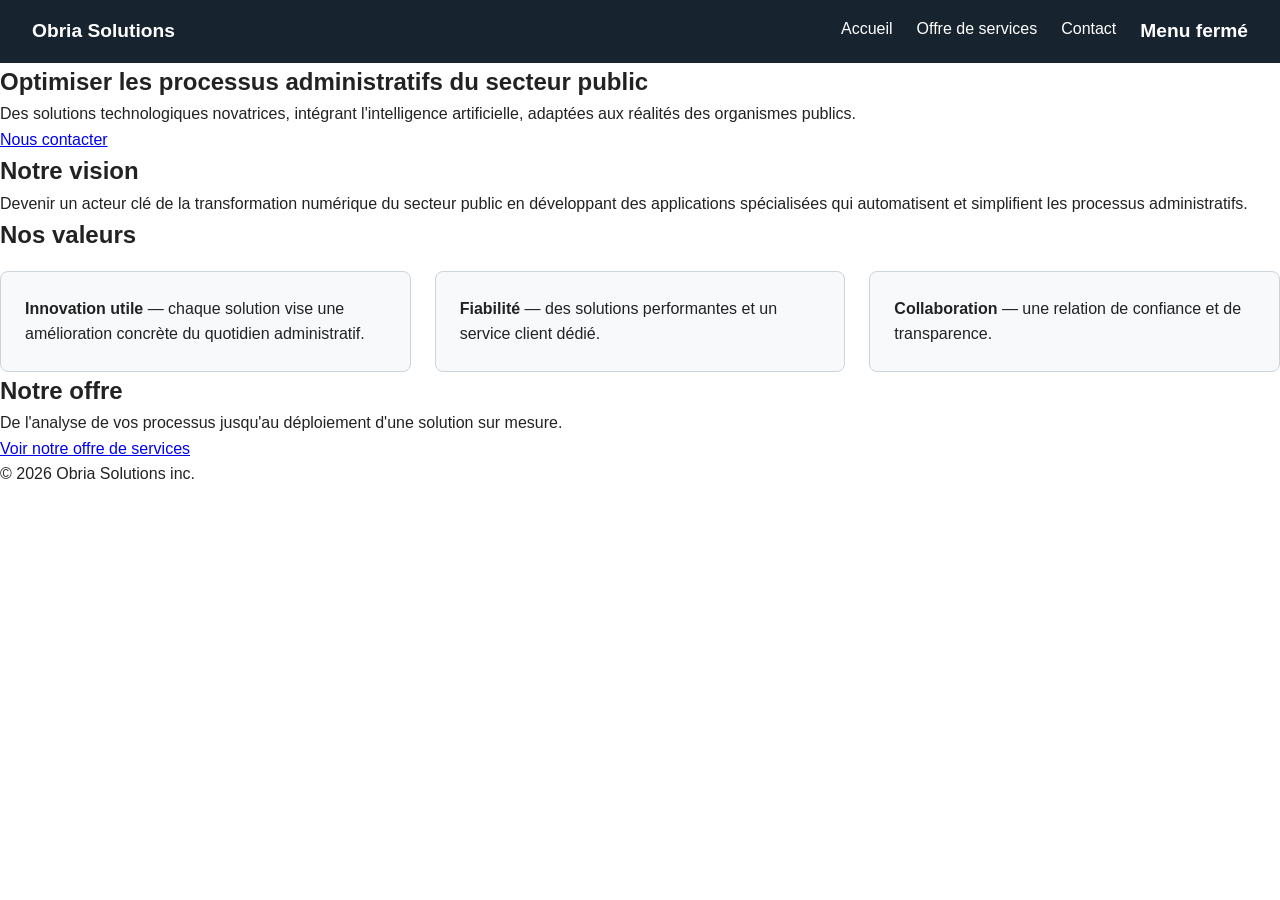
<file: index.html>
<!DOCTYPE html>
<html lang="FR">
    <head>
        <meta charset="UTF-8">
        <meta name="viewport" content="width=device-width, initial-scale=1.0">
        <title>Obria Solutions</title>
        <link rel="stylesheet" href="style.css">
    </head>
<body>
    <header>
        <p>Obria Solutions</p>
        <nav>
            <a href="index.html">Accueil</a>
            <a href="offre-de-services.html">Offre de services</a>
            <a href="contact.html">Contact</a>
        <button id="menuBtn">Menu</button>
        <p id="statutMenu">Menu fermé</p>
        </nav>
    </header>

    <main>

        <section>
            <H1>Optimiser les processus administratifs du secteur public</H1>
            <p>Des solutions technologiques novatrices, intégrant l'intelligence artificielle, adaptées aux réalités des organismes publics.</p>
            <a href="contact.html">Nous contacter</a>
        </section>
        <section>
            <h2>Notre vision</h2>
            <p>Devenir un acteur clé de la transformation numérique du secteur public en développant des applications spécialisées qui automatisent et simplifient les processus administratifs.</p>
        </section>

        <section>
            <h2>Nos valeurs</h2>
            <ul>
            <ul class="valeurs">
                <li><strong>Innovation utile</strong> — chaque solution vise une amélioration concrète du quotidien administratif.</li>
                <li><strong>Fiabilité</strong> — des solutions performantes et un service client dédié.</li>
                <li><strong>Collaboration</strong> — une relation de confiance et de transparence.</li>
            </ul>
        </section>

        <section>
            <h2>Notre offre</h2>
            <p>De l'analyse de vos processus jusqu'au déploiement d'une solution sur mesure.</p>
            <a href="offre-de-services.html">Voir notre offre de services</a>
        </section>
    
    </main>

    <footer>
        <p>&copy; 2026 Obria Solutions inc.</p>
    </footer>

<script src="script.js"></script>

</body>
</html>
</file>
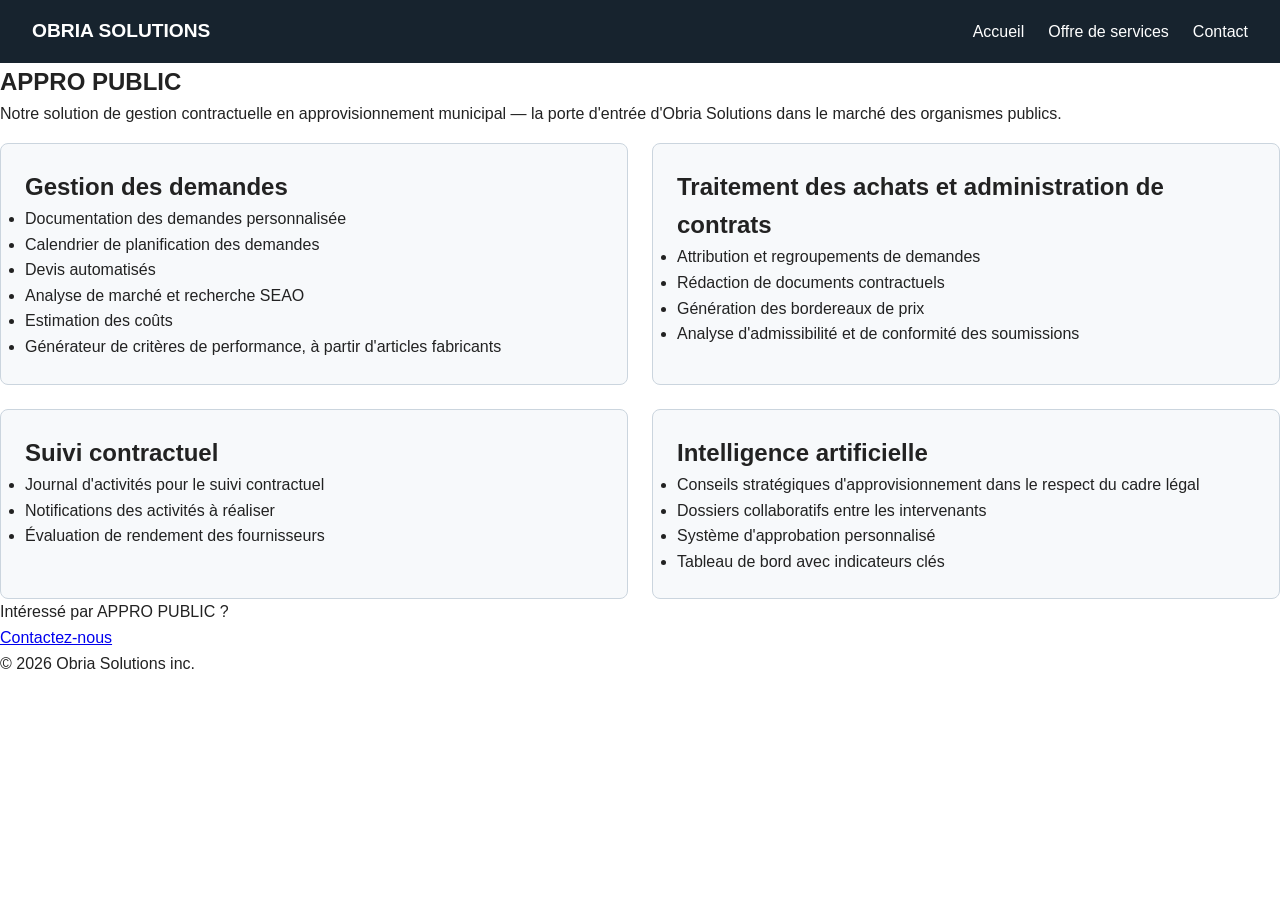
<file: appropublic.html>
<!DOCTYPE html>
<html lang="fr">
<head>
  <meta charset="UTF-8">
  <meta name="viewport" content="width=device-width, initial-scale=1.0">
  <title>APPRO PUBLIC - Obria Solutions</title>
  <link rel="stylesheet" href="style.css">
</head>
<body>

  <header>
    <p>OBRIA SOLUTIONS</p>
    <nav>
      <a href="index.html">Accueil</a>
      <a href="offre-de-services.html">Offre de services</a>
      <a href="contact.html">Contact</a>
    </nav>
  </header>

  <main>

    <section>
      <h1>APPRO PUBLIC</h1>
      <p>Notre solution de gestion contractuelle en approvisionnement municipal — la porte d'entrée d'Obria Solutions dans le marché des organismes publics.</p>
  
    </section>
    
    <div class="modules">

    <section> 
      <h2>Gestion des demandes</h2>
      <ul>
        <li>Documentation des demandes personnalisée</li>
        <li>Calendrier de planification des demandes</li>
        <li>Devis automatisés</li>
        <li>Analyse de marché et recherche SEAO</li>
        <li>Estimation des coûts</li>
        <li>Générateur de critères de performance, à partir d'articles fabricants</li>
      </ul>
    </section>

    <section>
      <h2>Traitement des achats et administration de contrats</h2>
      <ul>
        <li>Attribution et regroupements de demandes</li>
        <li>Rédaction de documents contractuels</li>
        <li>Génération des bordereaux de prix</li>
        <li>Analyse d'admissibilité et de conformité des soumissions</li>
      </ul>
    </section>

    <section>
      <h2>Suivi contractuel</h2>
      <ul>
        <li>Journal d'activités pour le suivi contractuel</li>
        <li>Notifications des activités à réaliser</li>
        <li>Évaluation de rendement des fournisseurs</li>
      </ul>
    </section>

    <section>
      <h2>Intelligence artificielle</h2>
      <ul>
        <li>Conseils stratégiques d'approvisionnement dans le respect du cadre légal</li>
        <li>Dossiers collaboratifs entre les intervenants</li>
        <li>Système d'approbation personnalisé</li>
        <li>Tableau de bord avec indicateurs clés</li>
      </ul>
    </section>

    </div>

    <section>
      <p>Intéressé par APPRO PUBLIC ?</p>
      <a href="contact.html">Contactez-nous</a>
    </section>

  </main>

  <footer>
    <p>&copy; 2026 Obria Solutions inc.</p>
  </footer>

</body>
</html>
</file>
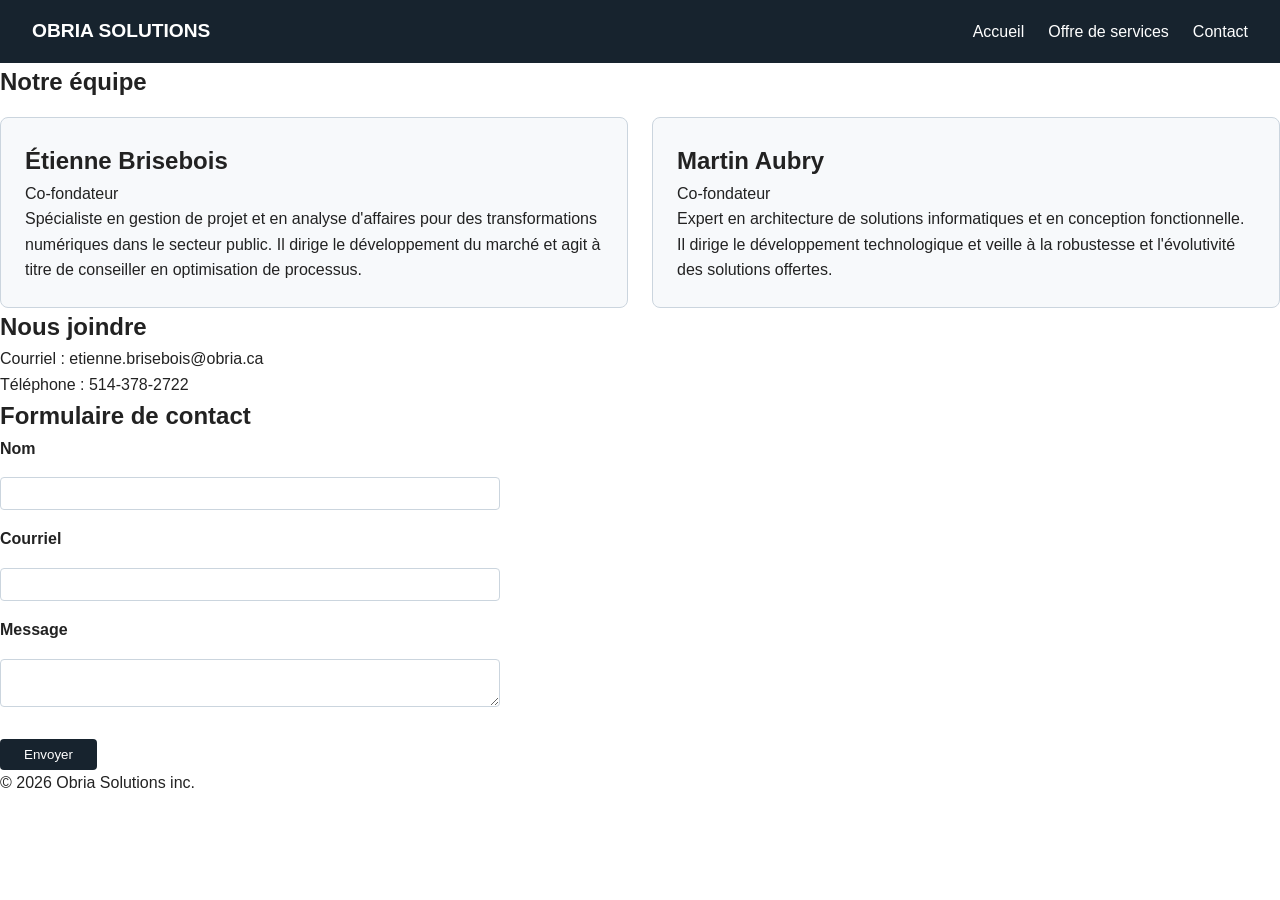
<file: contact.html>
<!DOCTYPE html>
<html lang="fr">
<head>
  <meta charset="UTF-8">
  <meta name="viewport" content="width=device-width, initial-scale=1.0">
  <title>Contact - Obria Solutions</title>
  <link rel="stylesheet" href="style.css">
</head>
<body>

  <header>
    <p>OBRIA SOLUTIONS</p>
    <nav>
      <a href="index.html">Accueil</a>
      <a href="offre-de-services.html">Offre de services</a>
      <a href="contact.html">Contact</a>
    </nav>
  </header>

  <main>

<section>
  <h1>Notre équipe</h1>
  <div class="equipe">
    <article>
      <h2>Étienne Brisebois</h2>
      <p>Co-fondateur</p>
      <p>Spécialiste en gestion de projet et en analyse d'affaires pour des transformations numériques dans le secteur public. Il dirige le développement du marché et agit à titre de conseiller en optimisation de processus.</p>
    </article>
    <article>
      <h2>Martin Aubry</h2>
      <p>Co-fondateur</p>
      <p>Expert en architecture de solutions informatiques et en conception fonctionnelle. Il dirige le développement technologique et veille à la robustesse et l'évolutivité des solutions offertes.</p>
    </article>
  </div>
</section>

    <section>
      <h2>Nous joindre</h2>
      <p>Courriel : etienne.brisebois@obria.ca</p>
      <p>Téléphone : 514-378-2722</p>
    </section>

    <section>
      <h2>Formulaire de contact</h2>
      <form action="https://formspree.io/f/xljepagv" method="POST">
        <input type="hidden" name="_subject" value="Nouveau message depuis le site Obria Solutions">

        <label for="nom">Nom</label>
        <input type="text" id="nom" name="nom" required>

        <label for="courriel">Courriel</label>
        <input type="email" id="courriel" name="courriel" required>

        <label for="message">Message</label>
        <textarea id="message" name="message" required></textarea>
        <p id="erreurMessage"></p>

        <button type="submit">Envoyer</button>
      </form>
    </section>

  </main>

  <footer>
    <p>&copy; 2026 Obria Solutions inc.</p>
  </footer>

<script src="script.js"></script>

</body>
</html>
</file>
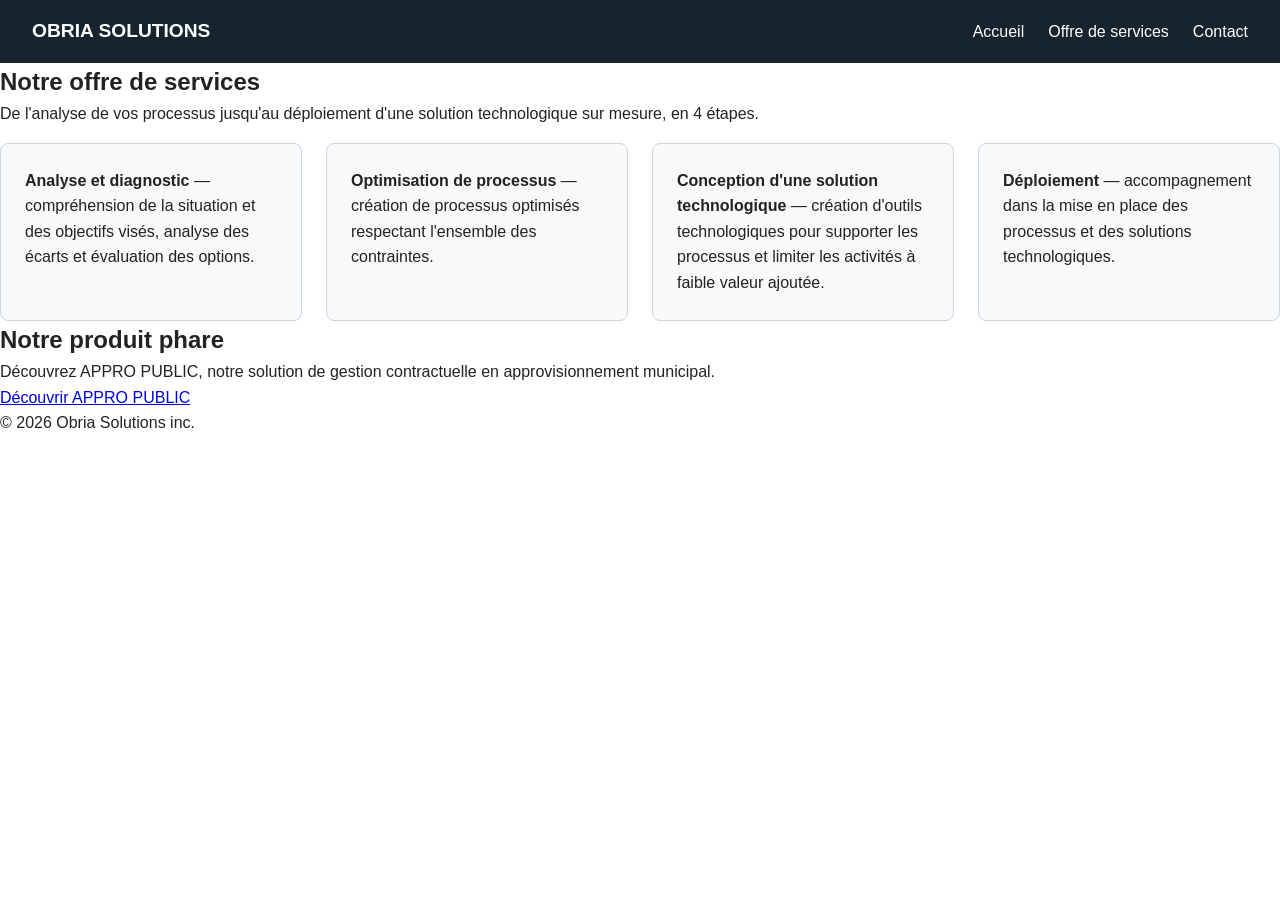
<file: offre-de-services.html>
<!DOCTYPE html>
<html lang="fr">
<head>
  <meta charset="UTF-8">
  <meta name="viewport" content="width=device-width, initial-scale=1.0">
  <title>Offre de services - Obria Solutions</title>
  <link rel="stylesheet" href="style.css">
</head>
<body>

  <header>
    <p>OBRIA SOLUTIONS</p>
    <nav>
      <a href="index.html">Accueil</a>
      <a href="offre-de-services.html">Offre de services</a>
      <a href="contact.html">Contact</a>
    </nav>
  </header>

  <main>

    <section>
      <h1>Notre offre de services</h1>
      <p>De l'analyse de vos processus jusqu'au déploiement d'une solution technologique sur mesure, en 4 étapes.</p>
      <ol class="offre">
        <li><strong>Analyse et diagnostic</strong> — compréhension de la situation et des objectifs visés, analyse des écarts et évaluation des options.</li>
        <li><strong>Optimisation de processus</strong> — création de processus optimisés respectant l'ensemble des contraintes.</li>
        <li><strong>Conception d'une solution technologique</strong> — création d'outils technologiques pour supporter les processus et limiter les activités à faible valeur ajoutée.</li>
        <li><strong>Déploiement</strong> — accompagnement dans la mise en place des processus et des solutions technologiques.</li>
      </ol>
    </section>

    <section>
      <h2>Notre produit phare</h2>
      <p>Découvrez APPRO PUBLIC, notre solution de gestion contractuelle en approvisionnement municipal.</p>
      <a href="appropublic.html">Découvrir APPRO PUBLIC</a>
    </section>

  </main>

  <footer>
    <p>&copy; 2026 Obria Solutions inc.</p>
  </footer>

</body>
</html>
</file>
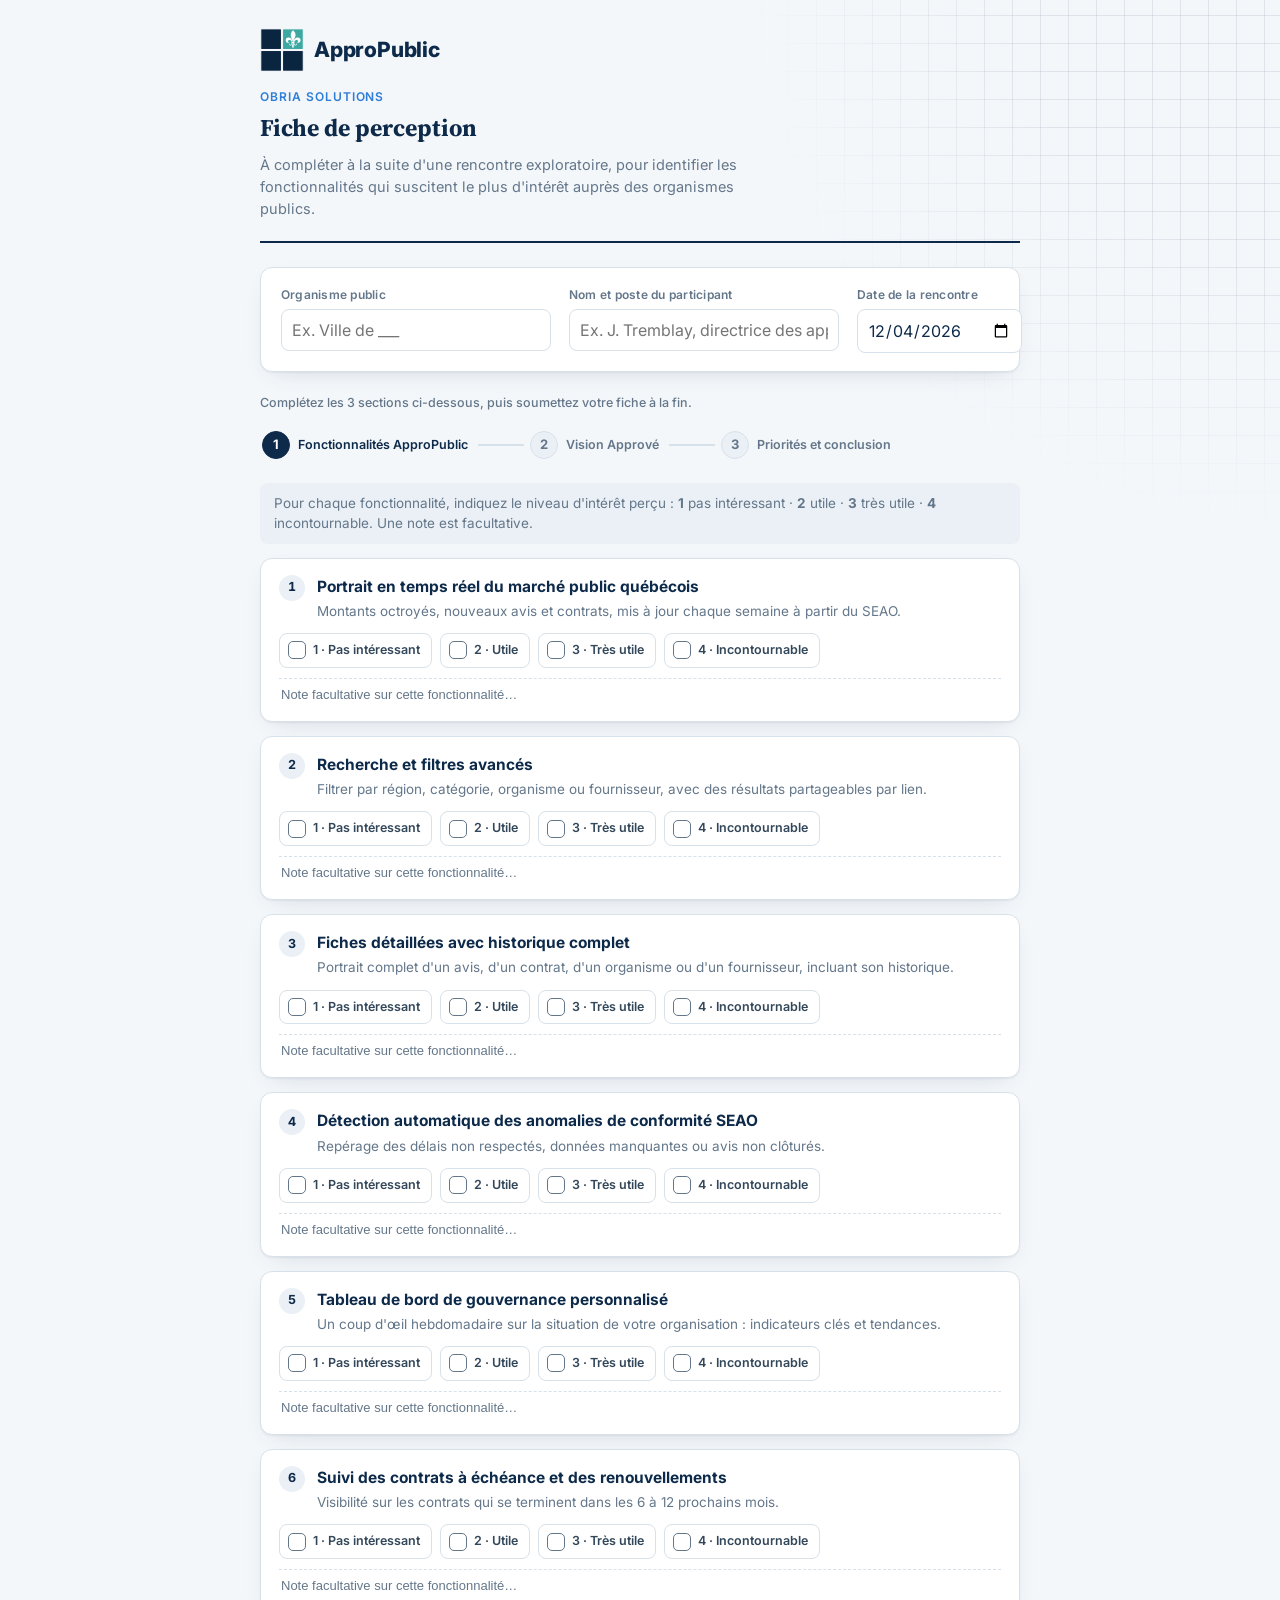
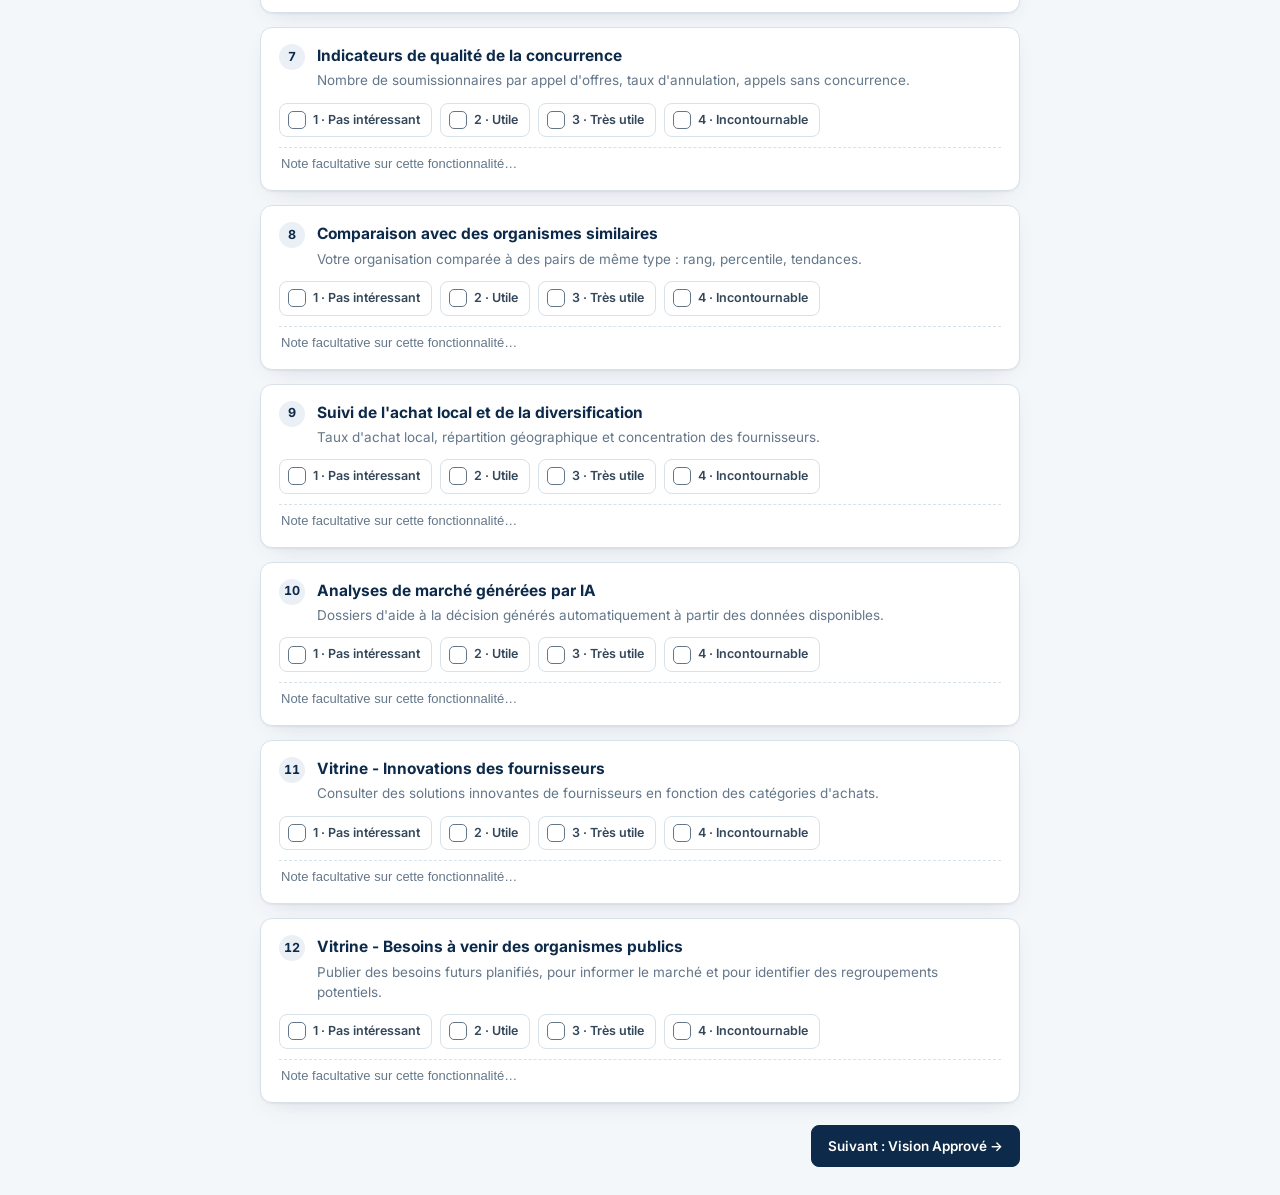
<file: appropublic/fichedeperception.html>
<!doctype html>
<html lang="fr">
<head>
<meta charset="utf-8">
<meta name="viewport" content="width=device-width, initial-scale=1">
<title>Fiche de perception — ApproPublic</title>
<meta name="description" content="Grille d'entrevue pour recueillir, auprès d'organismes publics, la perception de valeur des fonctionnalités ApproPublic et de la vision Apprové.">
<link rel="preconnect" href="https://fonts.googleapis.com">
<link rel="stylesheet" href="https://fonts.googleapis.com/css2?family=Source+Serif+Pro:wght@600;700&family=Inter:wght@400;500;600;700;800&display=swap">
<style>
  :root {
    --bg: #F4F7FA;
    --surface: #FFFFFF;
    --surface-2: #EAF0F5;
    --ink: #0D2A4A;
    --ink-soft: #33475A;
    --muted: #64778A;
    --border: #D7E1E9;
    --accent: #2E7DD7;
    --accent-soft: #E6F0FB;
    --sarcelle: #1F8A78;
    --sarcelle-soft: #E3F4F0;
    --scale-1: #D3DBE2;
    --scale-2: #A9C6E6;
    --scale-3: #5B9FE3;
    --scale-4: #0D2A4A;
    --scale-1-ink: #33475A;
    --scale-4-ink: #FFFFFF;
    --grid-line: rgba(13,42,74,0.09);
    --shadow: 0 1px 2px rgba(13,42,74,0.06), 0 8px 24px -12px rgba(13,42,74,0.18);
  }
  @media (prefers-color-scheme: dark) {
    :root:not([data-theme="light"]) {
      --bg: #0A141E;
      --surface: #10202E;
      --surface-2: #162A3A;
      --ink: #E9F1F8;
      --ink-soft: #C3D3E0;
      --muted: #8CA1B3;
      --border: #223345;
      --accent: #6BA6E8;
      --accent-soft: #14283A;
      --sarcelle: #4FC3AE;
      --sarcelle-soft: #103028;
      --scale-1: #263B4C;
      --scale-2: #2E5578;
      --scale-3: #4380B8;
      --scale-4: #6BA6E8;
      --scale-1-ink: #C3D3E0;
      --scale-4-ink: #061019;
      --grid-line: rgba(233,241,248,0.08);
      --shadow: 0 1px 2px rgba(0,0,0,0.3), 0 8px 24px -12px rgba(0,0,0,0.5);
    }
  }
  :root[data-theme="dark"] {
    --bg: #0A141E;
    --surface: #10202E;
    --surface-2: #162A3A;
    --ink: #E9F1F8;
    --ink-soft: #C3D3E0;
    --muted: #8CA1B3;
    --border: #223345;
    --accent: #6BA6E8;
    --accent-soft: #14283A;
    --sarcelle: #4FC3AE;
    --sarcelle-soft: #103028;
    --scale-1: #263B4C;
    --scale-2: #2E5578;
    --scale-3: #4380B8;
    --scale-4: #6BA6E8;
    --scale-1-ink: #C3D3E0;
    --scale-4-ink: #061019;
    --grid-line: rgba(233,241,248,0.08);
    --shadow: 0 1px 2px rgba(0,0,0,0.3), 0 8px 24px -12px rgba(0,0,0,0.5);
  }

  * { box-sizing: border-box; }
  body {
    background: var(--bg);
    color: var(--ink-soft);
    font-family: "Inter", system-ui, -apple-system, "Segoe UI", sans-serif;
    line-height: 1.5;
    padding-inline: 16px;
    padding-block: 28px;
    margin: 0;
    position: relative;
  }
  /* Motif quadrillé repris de la présentation — discret, en haut à droite, s'estompe vers le centre */
  body::before {
    content: "";
    position: fixed;
    top: 0; right: 0;
    width: min(46vw, 520px);
    height: min(46vw, 520px);
    background-image:
      repeating-linear-gradient(0deg, var(--grid-line) 0 1px, transparent 1px 28px),
      repeating-linear-gradient(90deg, var(--grid-line) 0 1px, transparent 1px 28px);
    -webkit-mask-image: radial-gradient(circle at top right, black 0%, black 35%, transparent 72%);
            mask-image: radial-gradient(circle at top right, black 0%, black 35%, transparent 72%);
    pointer-events: none;
    z-index: 0;
  }
  h1, h2, h3 {
    font-family: "Source Serif Pro", Georgia, serif;
    color: var(--ink);
    font-weight: 700;
    text-wrap: balance;
    margin: 0;
  }
  .page { max-width: 760px; margin: 0 auto; position: relative; z-index: 1; }

  /* ---------- Masthead ---------- */
  .masthead {
    display: flex;
    flex-direction: column;
    gap: 16px;
    padding-bottom: 22px;
    border-bottom: 2px solid var(--ink);
    margin-bottom: 24px;
  }
  .logo-lockup { display: flex; align-items: center; gap: 10px; }
  .brandmark { flex: none; width: 44px; height: 44px; display: block; }
  .logo-word {
    font-family: "Inter", sans-serif;
    font-weight: 800;
    font-size: 21px;
    letter-spacing: -0.01em;
    color: var(--ink);
  }
  .eyebrow {
    margin: 0 0 4px;
    font-size: 12px;
    font-weight: 600;
    letter-spacing: 0.08em;
    text-transform: uppercase;
    color: var(--accent);
  }
  .masthead-title h1 { font-size: 24px; }
  .lede { margin: 8px 0 0; color: var(--muted); font-size: 14.5px; max-width: 58ch; }

  /* ---------- Meta card ---------- */
  .meta-card {
    background: var(--surface);
    border: 1px solid var(--border);
    border-radius: 12px;
    padding: 18px 20px;
    box-shadow: var(--shadow);
    display: grid;
    grid-template-columns: repeat(3, 1fr);
    gap: 14px 18px;
    margin-bottom: 22px;
  }
  @media (max-width: 640px) { .meta-card { grid-template-columns: 1fr; } }
  .field { display: flex; flex-direction: column; gap: 5px; }
  .field label { font-size: 12px; font-weight: 600; color: var(--muted); letter-spacing: 0.02em; }
  .field input, .field select, textarea {
    font: inherit;
    color: var(--ink);
    background: var(--surface);
    border: 1.5px solid var(--border);
    border-radius: 8px;
    padding: 8px 10px;
  }
  .field input:focus, .field select:focus, textarea:focus, input:focus-visible {
    outline: 2px solid var(--accent);
    outline-offset: 1px;
  }

  /* ---------- Stepper ---------- */
  .stepper { margin-bottom: 18px; }
  .stepper-hint { font-size: 12.5px; color: var(--muted); font-weight: 500; margin: 0 0 12px; }
  .steps { display: flex; align-items: center; gap: 4px; flex-wrap: wrap; }
  .step {
    display: flex; align-items: center; gap: 8px;
    background: none; border: none; font: inherit; cursor: pointer;
    padding: 6px 6px 6px 2px; border-radius: 8px;
  }
  .step:hover .step-label { color: var(--ink); }
  .step-num {
    flex: none; width: 28px; height: 28px; border-radius: 50%;
    display: flex; align-items: center; justify-content: center;
    font-weight: 700; font-size: 13px;
    background: var(--surface-2); color: var(--muted);
    border: 1.5px solid var(--border);
  }
  .step-label { font-size: 12.5px; font-weight: 600; color: var(--muted); }
  .step.active .step-num { background: var(--ink); border-color: var(--ink); color: var(--surface); }
  .step.active .step-label { color: var(--ink); }
  .step.visited:not(.active) .step-num { background: var(--sarcelle-soft); border-color: var(--sarcelle); color: var(--sarcelle); }
  .step.visited:not(.active) .step-num::after { content: "✓"; }
  .step-line { flex: 1 1 20px; min-width: 14px; max-width: 46px; height: 2px; background: var(--border); }

  .tab-panel { display: none; }
  .tab-panel.active { display: block; }

  .scale-legend {
    font-size: 13px;
    color: var(--muted);
    background: var(--surface-2);
    border-radius: 8px;
    padding: 10px 14px;
    margin: 0 0 18px;
  }

  /* ---------- Feature list ---------- */
  .feature-list { list-style: none; margin: 0; padding: 0; display: flex; flex-direction: column; gap: 14px; }
  .feature {
    background: var(--surface);
    border: 1px solid var(--border);
    border-radius: 12px;
    padding: 16px 18px;
    box-shadow: var(--shadow);
  }
  .feature-list.vision .feature { border-color: var(--sarcelle); }
  .feature-head { display: flex; gap: 12px; margin-bottom: 12px; }
  .feature-num {
    flex: none;
    width: 26px; height: 26px;
    border-radius: 50%;
    background: var(--surface-2);
    color: var(--ink);
    font-weight: 700;
    font-size: 12.5px;
    display: flex; align-items: center; justify-content: center;
    font-variant-numeric: tabular-nums;
  }
  .feature-list.vision .feature-num { background: var(--sarcelle-soft); color: var(--sarcelle); }
  .feature-head h3 { font-family: "Inter", sans-serif; font-size: 15.5px; font-weight: 700; color: var(--ink); }
  .feature-head p { margin: 3px 0 0; font-size: 13.5px; color: var(--muted); }

  .scale { display: flex; gap: 8px; flex-wrap: wrap; margin-bottom: 10px; }
  .opt { position: relative; }
  .opt input {
    position: absolute;
    opacity: 0;
    width: 1px; height: 1px;
  }
  .opt label {
    display: flex;
    align-items: center;
    gap: 7px;
    font-size: 12.5px;
    font-weight: 600;
    color: var(--ink-soft);
    border: 1.5px solid var(--border);
    border-radius: 8px;
    padding: 7px 11px 7px 8px;
    cursor: pointer;
    user-select: none;
  }
  .opt .box {
    flex: none;
    width: 18px; height: 18px;
    border-radius: 5px;
    border: 1.5px solid var(--muted);
    display: flex; align-items: center; justify-content: center;
    font-size: 11px;
    font-weight: 800;
    color: transparent;
  }
  .opt input:checked + label { border-color: var(--ink); background: var(--surface-2); }
  .opt input:checked + label .box { background: var(--scale-var, var(--scale-2)); border-color: transparent; }
  .opt[data-score="1"] input:checked + label .box { background: var(--scale-1); color: var(--scale-1-ink); }
  .opt[data-score="2"] input:checked + label .box { background: var(--scale-2); color: #0D2A4A; }
  .opt[data-score="3"] input:checked + label .box { background: var(--scale-3); color: #FFFFFF; }
  .opt[data-score="4"] input:checked + label .box { background: var(--scale-4); color: var(--scale-4-ink); }
  .opt input:checked + label .box::after { content: "✓"; }
  .opt input:focus-visible + label { outline: 2px solid var(--accent); outline-offset: 2px; }

  .note-input {
    width: 100%;
    font-size: 13px;
    border: none;
    border-top: 1px dashed var(--border);
    background: transparent;
    padding-top: 8px;
    color: var(--ink-soft);
  }
  .note-input::placeholder { color: var(--muted); }
  .note-input:focus { outline: none; border-top-color: var(--accent); }

  /* ---------- Vision banner ---------- */
  .vision-banner {
    background: var(--sarcelle-soft);
    border: 1px solid var(--sarcelle);
    border-radius: 12px;
    padding: 14px 16px;
    margin-bottom: 18px;
  }
  .vision-banner p { margin: 0; font-size: 13.5px; color: var(--ink-soft); }
  .vision-banner strong { color: var(--sarcelle); }

  /* ---------- Section navigation (boutons "Suivant") ---------- */
  .section-nav {
    display: flex;
    justify-content: flex-end;
    margin-top: 22px;
  }

  /* ---------- Conclusion ---------- */
  .tab-panel h2 { font-size: 18px; margin: 22px 0 6px; }
  .tab-panel h2:first-child { margin-top: 0; }
  .tab-panel > p { font-size: 13.5px; color: var(--muted); margin: 0 0 14px; }

  .priority-grid {
    display: grid;
    grid-template-columns: repeat(2, 1fr);
    gap: 8px;
    margin-bottom: 8px;
  }
  @media (max-width: 560px) { .priority-grid { grid-template-columns: 1fr; } }
  .pri-opt label {
    display: flex; align-items: center; gap: 9px;
    font-size: 13px; font-weight: 500; color: var(--ink-soft);
    background: var(--surface);
    border: 1.5px solid var(--border);
    border-radius: 8px;
    padding: 9px 11px;
    cursor: pointer;
  }
  .pri-opt input { position: absolute; opacity: 0; width: 1px; height: 1px; }
  .pri-opt .box {
    flex: none; width: 16px; height: 16px; border-radius: 4px;
    border: 1.5px solid var(--muted);
    display: flex; align-items: center; justify-content: center;
    font-size: 10px; color: transparent;
  }
  .pri-opt input:checked + label { border-color: var(--accent); background: var(--accent-soft); }
  .pri-opt input:checked + label .box { background: var(--accent); border-color: var(--accent); color: white; }
  .pri-opt input:checked + label .box::after { content: "✓"; }
  .pri-opt input:disabled:not(:checked) + label { opacity: 0.45; cursor: not-allowed; }
  .priority-counter { font-size: 12.5px; font-weight: 600; color: var(--accent); margin: 0 0 20px; }

  label.open-q { display: block; font-size: 13.5px; font-weight: 600; color: var(--ink); margin-bottom: 18px; }
  label.open-q textarea, label.open-q select {
    display: block; width: 100%; margin-top: 6px;
    font: inherit; font-weight: 400; font-size: 13.5px;
    color: var(--ink-soft); background: var(--surface);
    border: 1.5px solid var(--border); border-radius: 8px; padding: 9px 11px;
  }
  label.open-q textarea { min-height: 64px; resize: vertical; }

  .actions { display: flex; gap: 10px; flex-wrap: wrap; margin: 6px 0 4px; }
  button.btn, a.btn {
    font: inherit; font-weight: 600; font-size: 13.5px;
    border-radius: 8px; padding: 10px 16px;
    cursor: pointer; border: 1.5px solid var(--ink);
    background: var(--ink); color: var(--surface);
    text-decoration: none; display: inline-flex; align-items: center; gap: 6px;
  }
  button.btn.secondary, a.btn.secondary {
    background: var(--surface); color: var(--ink); border-color: var(--border);
  }
  button.btn:disabled { opacity: 0.6; cursor: not-allowed; }

  .summary-panel {
    margin-top: 20px;
    background: var(--surface);
    border: 1px solid var(--border);
    border-radius: 12px;
    padding: 18px 20px;
    box-shadow: var(--shadow);
  }
  .summary-panel h2 { margin-top: 0; }
  #summary-content {
    font-size: 13px;
    white-space: pre-wrap;
    background: var(--surface-2);
    border-radius: 8px;
    padding: 12px 14px;
    max-height: 260px;
    overflow-y: auto;
    color: var(--ink-soft);
    margin-bottom: 12px;
  }

  .toast {
    position: fixed; bottom: 20px; left: 50%; transform: translateX(-50%);
    background: var(--ink); color: var(--surface);
    padding: 9px 16px; border-radius: 8px; font-size: 13px; font-weight: 600;
    box-shadow: var(--shadow); opacity: 0; pointer-events: none; transition: opacity .25s ease;
    z-index: 10;
  }
  .toast.show { opacity: 1; }

  /* ---------- Print ---------- */
  @media print {
    body { padding: 0; background: white; }
    body::before { display: none !important; }
    .no-print { display: none !important; }
    .stepper { display: none !important; }
    .tab-panel { display: block !important; page-break-before: always; }
    .tab-panel:first-of-type { page-break-before: avoid; }
    .feature, .meta-card, .summary-panel { box-shadow: none; break-inside: avoid; }
  }
</style>
</head>
<body>
<div class="page">

  <header class="masthead">
    <div class="logo-lockup">
      <img class="brandmark" src="img/logo.png" alt="ApproPublic" width="44" height="44">
      <span class="logo-word">ApproPublic</span>
    </div>
    <div class="masthead-title">
      <p class="eyebrow">Obria Solutions</p>
      <h1>Fiche de perception</h1>
      <p class="lede">À compléter à la suite d'une rencontre exploratoire, pour identifier les fonctionnalités qui suscitent le plus d'intérêt auprès des organismes publics.</p>
    </div>
  </header>

  <section class="meta-card">
    <div class="field"><label for="f-org">Organisme public</label><input id="f-org" type="text" placeholder="Ex. Ville de ___"></div>
    <div class="field"><label for="f-contact">Nom et poste du participant</label><input id="f-contact" type="text" placeholder="Ex. J. Tremblay, directrice des approvisionnements"></div>
    <div class="field"><label for="f-date">Date de la rencontre</label><input id="f-date" type="date"></div>
  </section>

  <nav class="stepper no-print" aria-label="Sections">
    <p class="stepper-hint">Complétez les 3 sections ci-dessous, puis soumettez votre fiche à la fin.</p>
    <div class="steps">
      <button class="step active" data-tab="tab-fiche" type="button">
        <span class="step-num">1</span><span class="step-label">Fonctionnalités ApproPublic</span>
      </button>
      <span class="step-line" aria-hidden="true"></span>
      <button class="step" data-tab="tab-vision" type="button">
        <span class="step-num">2</span><span class="step-label">Vision Apprové</span>
      </button>
      <span class="step-line" aria-hidden="true"></span>
      <button class="step" data-tab="tab-conclusion" type="button">
        <span class="step-num">3</span><span class="step-label">Priorités et conclusion</span>
      </button>
    </div>
  </nav>

  <section id="tab-fiche" class="tab-panel active">
    <p class="scale-legend">Pour chaque fonctionnalité, indiquez le niveau d'intérêt perçu : <strong>1</strong> pas intéressant · <strong>2</strong> utile · <strong>3</strong> très utile · <strong>4</strong> incontournable. Une note est facultative.</p>
    <ol class="feature-list" id="list-ap"></ol>
    <div class="section-nav no-print">
      <button class="btn" data-goto="tab-vision" type="button">Suivant : Vision Apprové →</button>
    </div>
  </section>

  <section id="tab-vision" class="tab-panel">
    <div class="vision-banner">
      <p><strong>Distinct d'ApproPublic.</strong> Apprové est un produit futur d'Obria Solutions, dédié à la gestion opérationnelle complète des contrats publics — il n'est pas en développement actif. Cette section sert uniquement à mesurer l'intérêt pour cette vision à plus long terme.</p>
    </div>
    <p class="scale-legend">Même échelle : <strong>1</strong> pas intéressant · <strong>2</strong> utile · <strong>3</strong> très utile · <strong>4</strong> incontournable.</p>
    <ol class="feature-list vision" id="list-av"></ol>
    <div class="section-nav no-print">
      <button class="btn" data-goto="tab-conclusion" type="button">Suivant : Priorités et conclusion →</button>
    </div>
  </section>

  <section id="tab-conclusion" class="tab-panel">
    <h2>Vos 3 priorités absolues</h2>
    <p>Parmi toutes les fonctionnalités présentées (ApproPublic et Apprové), lesquelles seraient les plus prioritaires pour votre organisation ? <strong>Choisissez-en 3 maximum.</strong></p>
    <div class="priority-grid" id="priority-grid"></div>
    <p class="priority-counter">Sélection : <span id="priority-count">0</span> / 3</p>

    <h2>Questions ouvertes</h2>
    <label class="open-q">Quel est actuellement votre plus grand irritant dans la gestion de vos marchés publics ?
      <textarea id="f-irritant" placeholder="Réponse libre"></textarea>
    </label>
    <label class="open-q">Intérêt pour un projet pilote avec Obria Solutions ?
      <select id="f-pilote">
        <option value="">—</option>
        <option>Oui, dès maintenant</option>
        <option>Peut-être, à revisiter plus tard</option>
        <option>Non, pas pour l'instant</option>
      </select>
    </label>
    <label class="open-q">Commentaires additionnels
      <textarea id="f-commentaires" placeholder="Réponse libre"></textarea>
    </label>

    <div class="actions no-print">
      <button class="btn" id="btn-summary" type="button">Soumettre ma fiche de perception</button>
    </div>

    <div class="summary-panel no-print" id="summary-panel" hidden>
      <h2>Résumé de la rencontre</h2>
      <div id="summary-content"></div>
      <div class="actions">
        <button class="btn" id="btn-confirm-send" type="button">Confirmer et envoyer à Obria</button>
        <button class="btn secondary" id="btn-print" type="button">Imprimer / Enregistrer en PDF</button>
      </div>
    </div>
  </section>

</div>

<div class="toast no-print" id="toast"></div>

<script>
(function () {
  var SHEET_ENDPOINT = "https://script.google.com/macros/s/AKfycbzUgCLo1T5BOi9dgJmTHzYEpACu5XCm8Po54htlDnFengv8aR1KkpgG7SKqikT5KkT_FQ/exec";
  var AP = [
    ["AP01","Portrait en temps réel du marché public québécois","Montants octroyés, nouveaux avis et contrats, mis à jour chaque semaine à partir du SEAO."],
    ["AP02","Recherche et filtres avancés","Filtrer par région, catégorie, organisme ou fournisseur, avec des résultats partageables par lien."],
    ["AP03","Fiches détaillées avec historique complet","Portrait complet d'un avis, d'un contrat, d'un organisme ou d'un fournisseur, incluant son historique."],
    ["AP04","Détection automatique des anomalies de conformité SEAO","Repérage des délais non respectés, données manquantes ou avis non clôturés."],
    ["AP05","Tableau de bord de gouvernance personnalisé","Un coup d'œil hebdomadaire sur la situation de votre organisation : indicateurs clés et tendances."],
    ["AP06","Suivi des contrats à échéance et des renouvellements","Visibilité sur les contrats qui se terminent dans les 6 à 12 prochains mois."],
    ["AP07","Indicateurs de qualité de la concurrence","Nombre de soumissionnaires par appel d'offres, taux d'annulation, appels sans concurrence."],
    ["AP08","Comparaison avec des organismes similaires","Votre organisation comparée à des pairs de même type : rang, percentile, tendances."],
    ["AP09","Suivi de l'achat local et de la diversification","Taux d'achat local, répartition géographique et concentration des fournisseurs."],
    ["AP10","Analyses de marché générées par IA","Dossiers d'aide à la décision générés automatiquement à partir des données disponibles."],
    ["AP11","Vitrine - Innovations des fournisseurs","Consulter des solutions innovantes de fournisseurs en fonction des catégories d'achats."],
    ["AP12","Vitrine - Besoins à venir des organismes publics","Publier des besoins futurs planifiés, pour informer le marché et pour identifier des regroupements potentiels."]
  ];
  var AV = [
    ["AV01","Gestion complète du cycle de vie contractuel","De la planification à la clôture, dans un seul environnement."],
    ["AV02","Planification annuelle des besoins","Structurer et documenter vos orientations d'achat pour l'année à venir."],
    ["AV03","Validation du respect du cadre législatif en gestion contractuelle","Intégrer des points de contrôle pour le respect des obligations d'un organisme public en matière de gestion contractuelle."],
    ["AV04","Suivi budgétaire en temps réel de l'exécution","Suivre les dépenses réelles d'un contrat au fil de son exécution."],
    ["AV05","Outils de gouvernance et reddition de comptes","Automatiser la production des redditions de comptes liées aux marchés publics."],
    ["AV06","Plateforme unifiée : intelligence de marché + gestion opérationnelle","Relier les données de marché d'ApproPublic à la gestion quotidienne de vos contrats."]
  ];
  var SCALE = [["1","Pas intéressant"],["2","Utile"],["3","Très utile"],["4","Incontournable"]];

  function buildFeatureList(items, container) {
    items.forEach(function (item, idx) {
      var code = item[0], title = item[1], desc = item[2];
      var li = document.createElement("li");
      li.className = "feature";
      li.dataset.code = code;

      var head = document.createElement("div");
      head.className = "feature-head";
      var num = document.createElement("span");
      num.className = "feature-num";
      num.textContent = idx + 1;
      var textWrap = document.createElement("div");
      var h3 = document.createElement("h3");
      h3.textContent = title;
      var p = document.createElement("p");
      p.textContent = desc;
      textWrap.appendChild(h3);
      textWrap.appendChild(p);
      head.appendChild(num);
      head.appendChild(textWrap);

      var scale = document.createElement("div");
      scale.className = "scale";
      scale.setAttribute("role", "radiogroup");
      scale.setAttribute("aria-label", title);
      SCALE.forEach(function (opt) {
        var val = opt[0], label = opt[1];
        var wrap = document.createElement("span");
        wrap.className = "opt";
        wrap.dataset.score = val;
        var id = "rate-" + code + "-" + val;
        wrap.innerHTML =
          '<input type="radio" name="rate-' + code + '" id="' + id + '" value="' + val + '">' +
          '<label for="' + id + '"><span class="box"></span>' + val + ' · ' + label + '</label>';
        scale.appendChild(wrap);
      });

      var note = document.createElement("input");
      note.type = "text";
      note.className = "note-input";
      note.id = "note-" + code;
      note.placeholder = "Note facultative sur cette fonctionnalité…";

      li.appendChild(head);
      li.appendChild(scale);
      li.appendChild(note);
      container.appendChild(li);
    });
  }

  buildFeatureList(AP, document.getElementById("list-ap"));
  buildFeatureList(AV, document.getElementById("list-av"));

  var ALL = AP.concat(AV);
  var priGrid = document.getElementById("priority-grid");
  ALL.forEach(function (item) {
    var code = item[0], title = item[1];
    var wrap = document.createElement("div");
    wrap.className = "pri-opt";
    var id = "pri-" + code;
    wrap.innerHTML =
      '<input type="checkbox" id="' + id + '" value="' + code + '">' +
      '<label for="' + id + '"><span class="box"></span>' + title + '</label>';
    priGrid.appendChild(wrap);
  });

  var priBoxes = Array.prototype.slice.call(document.querySelectorAll('.pri-opt input'));
  var priCount = document.getElementById("priority-count");
  var priOrder = [];
  function updatePriority() {
    var checked = priBoxes.filter(function (b) { return b.checked; });
    priCount.textContent = checked.length;
    priBoxes.forEach(function (b) { b.disabled = !b.checked && checked.length >= 3; });
  }
  priBoxes.forEach(function (b) {
    b.addEventListener("change", function () {
      if (b.checked) {
        if (priOrder.indexOf(b.value) === -1) priOrder.push(b.value);
      } else {
        var idx = priOrder.indexOf(b.value);
        if (idx !== -1) priOrder.splice(idx, 1);
      }
      updatePriority();
    });
  });

  // Stepper (sections) — logique de changement de section centralisée, réutilisée
  // par les puces du haut ET par les boutons "Suivant" en bas de chaque section.
  var steps = Array.prototype.slice.call(document.querySelectorAll(".step"));
  var panels = Array.prototype.slice.call(document.querySelectorAll(".tab-panel"));
  var stepperNav = document.querySelector(".stepper");

  function activateTab(tabId) {
    steps.forEach(function (s) {
      if (s.classList.contains("active") && s.dataset.tab !== tabId) s.classList.add("visited");
      s.classList.remove("active");
    });
    panels.forEach(function (p) { p.classList.remove("active"); });
    var targetStep = steps.filter(function (s) { return s.dataset.tab === tabId; })[0];
    if (targetStep) {
      targetStep.classList.add("active");
      targetStep.classList.remove("visited");
    }
    var targetPanel = document.getElementById(tabId);
    if (targetPanel) targetPanel.classList.add("active");
    // Fait remonter la vue sur l'indicateur d'étapes + le début de la nouvelle
    // section, pour éviter à la personne de remonter manuellement en haut de
    // la page après un clic sur un bouton "Suivant".
    if (stepperNav) stepperNav.scrollIntoView({ behavior: "smooth", block: "start" });
  }

  steps.forEach(function (step) {
    step.addEventListener("click", function () {
      activateTab(step.dataset.tab);
    });
  });

  Array.prototype.slice.call(document.querySelectorAll("[data-goto]")).forEach(function (btn) {
    btn.addEventListener("click", function () {
      activateTab(btn.dataset.goto);
    });
  });

  // Default date = today
  try {
    var today = new Date();
    document.getElementById("f-date").value = today.toISOString().slice(0, 10);
  } catch (e) {}

  // Print
  document.getElementById("btn-print").addEventListener("click", function () {
    window.print();
  });

  // Summary generation
  function buildSummary() {
    var org = document.getElementById("f-org").value.trim() || "(organisme non précisé)";
    var contact = document.getElementById("f-contact").value.trim();
    var date = document.getElementById("f-date").value;
    var lines = [];
    lines.push("Résumé — Fiche de perception ApproPublic");
    lines.push("Organisme : " + org);
    if (contact) lines.push("Contact : " + contact);
    if (date) lines.push("Date : " + date);
    lines.push("");
    lines.push("Fonctionnalités ApproPublic (échelle 1 à 4) :");
    AP.forEach(function (item) {
      var code = item[0], title = item[1];
      var checked = document.querySelector('input[name="rate-' + code + '"]:checked');
      var note = document.getElementById("note-" + code).value.trim();
      var line = "- " + title + " : " + (checked ? checked.value : "—");
      if (note) line += " (" + note + ")";
      lines.push(line);
    });
    lines.push("");
    lines.push("Vision Apprové (échelle 1 à 4) :");
    AV.forEach(function (item) {
      var code = item[0], title = item[1];
      var checked = document.querySelector('input[name="rate-' + code + '"]:checked');
      var note = document.getElementById("note-" + code).value.trim();
      var line = "- " + title + " : " + (checked ? checked.value : "—");
      if (note) line += " (" + note + ")";
      lines.push(line);
    });
    var pri = priOrder.map(function (code) {
      var item = ALL.filter(function (i) { return i[0] === code; })[0];
      return item ? item[1] : code;
    });
    lines.push("");
    lines.push("Priorités absolues (max 3) : " + (pri.length ? pri.join(" · ") : "aucune sélectionnée"));
    lines.push("");
    var irritant = document.getElementById("f-irritant").value.trim();
    var pilote = document.getElementById("f-pilote").value;
    var commentaires = document.getElementById("f-commentaires").value.trim();
    lines.push("Plus grand irritant actuel : " + (irritant || "—"));
    lines.push("Intérêt pour un projet pilote : " + (pilote || "—"));
    if (commentaires) lines.push("Commentaires additionnels : " + commentaires);
    return lines.join("\n");
  }

  // Construit la ligne (tableau ordonné) envoyée au Google Sheet — même ordre
  // que les en-têtes de colonnes du Sheet (Horodatage est ajouté par le script
  // Apps Script lui-même, donc on ne le répète pas ici).
  function buildRowArray() {
    var cols = [];
    cols.push(document.getElementById("f-date").value || "");
    cols.push(document.getElementById("f-org").value.trim());
    cols.push(document.getElementById("f-contact").value.trim());
    AP.forEach(function (item) {
      var checked = document.querySelector('input[name="rate-' + item[0] + '"]:checked');
      cols.push(checked ? checked.value : "");
    });
    AV.forEach(function (item) {
      var checked = document.querySelector('input[name="rate-' + item[0] + '"]:checked');
      cols.push(checked ? checked.value : "");
    });
    cols.push(priOrder[0] || "");
    cols.push(priOrder[1] || "");
    cols.push(priOrder[2] || "");
    cols.push(document.getElementById("f-irritant").value.trim());
    cols.push(document.getElementById("f-pilote").value);
    cols.push(document.getElementById("f-commentaires").value.trim());
    // Regroupe toutes les notes facultatives (une par fonctionnalité) dans une
    // seule colonne, chacune identifiée par le titre de la fonctionnalité —
    // évite de doubler le nombre de colonnes du Sheet avec une colonne de note
    // par question.
    var noteParts = [];
    ALL.forEach(function (item) {
      var note = document.getElementById("note-" + item[0]).value.trim();
      if (note) noteParts.push(item[1] + " : " + note);
    });
    cols.push(noteParts.join(" | "));
    return cols;
  }

  document.getElementById("btn-summary").addEventListener("click", function () {
    var text = buildSummary();
    document.getElementById("summary-content").textContent = text;
    var panel = document.getElementById("summary-panel");
    panel.hidden = false;
    panel.scrollIntoView({ behavior: "smooth", block: "nearest" });

    // Chaque fois qu'un nouveau résumé est généré, on réactive le bouton de
    // confirmation — l'envoi réel ne se déclenche que si la personne clique
    // dessus, après avoir relu son résumé.
    var confirmBtn = document.getElementById("btn-confirm-send");
    confirmBtn.disabled = false;
    confirmBtn.textContent = "Confirmer et envoyer à Obria";
  });

  document.getElementById("btn-confirm-send").addEventListener("click", function () {
    var btn = this;
    btn.disabled = true;
    btn.textContent = "Envoi en cours…";

    // mode "no-cors" est requis pour parler à Apps Script depuis une page
    // statique, mais ça veut dire qu'on ne peut pas lire la vraie réponse du
    // serveur (succès ou erreur côté Sheet) — seulement si la requête est
    // partie. Le Google Sheet reste la source de vérité pour confirmer
    // qu'une réponse est bien arrivée.
    function onFail() {
      btn.disabled = false;
      btn.textContent = "Confirmer et envoyer à Obria";
      showToast("Échec de l'envoi — réessayez dans un instant");
    }
    try {
      fetch(SHEET_ENDPOINT, {
        method: "POST",
        mode: "no-cors",
        headers: { "Content-Type": "text/plain;charset=utf-8" },
        body: JSON.stringify({ row: buildRowArray() })
      }).then(function () {
        btn.textContent = "✓ Fiche envoyée";
        showToast("Fiche envoyée");
      }).catch(onFail);
    } catch (e) {
      onFail();
    }
  });

  function showToast(msg) {
    var t = document.getElementById("toast");
    t.textContent = msg;
    t.classList.add("show");
    setTimeout(function () { t.classList.remove("show"); }, 1800);
  }
})();
</script>
</body>
</html>
</file>
<file: style.css>
* {
  box-sizing: border-box;
  margin: 0;
  padding: 0;
}

body {
  font-family: Arial, sans-serif;
  line-height: 1.6;
  color: #222;
}

header {
  display: flex;
  justify-content: space-between;
  align-items: center;
  padding: 1rem 2rem;
  background-color: #17232E;
  color: white;
}

header p {
  font-weight: bold;
  font-size: 1.2rem;
}

header nav {
  display: flex;
  gap: 1.5rem;
}

header nav a {
  color: white;
  text-decoration: none;
}

#menuBtn {
  display: none;
}

.valeurs {
  display: grid;
  grid-template-columns: repeat(3, 1fr);
  gap: 1.5rem;
  list-style: none;
  margin-top: 1rem;
}

.valeurs li {
  background-color: #F7F9FB;
  border: 1px solid #CBD5DE;
  border-radius: 8px;
  padding: 1.5rem;
}

.equipe {
  display: grid;
  grid-template-columns: repeat(2, 1fr);
  gap: 1.5rem;
  margin-top: 1rem;
}

.equipe article {
  background-color: #F7F9FB;
  border: 1px solid #CBD5DE;
  border-radius: 8px;
  padding: 1.5rem;
}

.offre {
  display: grid;
  grid-template-columns: repeat(4, 1fr);
  gap: 1.5rem;
  list-style: none;
  margin-top: 1rem;
}

.offre li {
  background-color: #F7F9FB;
  border: 1px solid #CBD5DE;
  border-radius: 8px;
  padding: 1.5rem;
}

.modules {
  display: grid;
  grid-template-columns: repeat(2, 1fr);
  gap: 1.5rem;
  margin-top: 1rem;
}

.modules section {
  background-color: #F7F9FB;
  border: 1px solid #CBD5DE;
  border-radius: 8px;
  padding: 1.5rem;
}

form {
  display: flex;
  flex-direction: column;
  gap: 1rem;
  max-width: 500px;
}

form label {
  font-weight: bold;
}

form input,
form textarea {
  padding: 0.5rem;
  border: 1px solid #CBD5DE;
  border-radius: 4px;
  font-family: inherit;
}

form button {
  align-self: flex-start;
  padding: 0.5rem 1.5rem;
  background-color: #17232E;
  color: white;
  border: none;
  border-radius: 4px;
  cursor: pointer;
}

@media (max-width: 768px) {
  header {
    flex-direction: column;
    align-items: flex-start;
    gap: 1rem;
  }

  header nav {
    flex-wrap: wrap;
  }

  .valeurs,
  .offre,
  .equipe,
  .appropublic {
    grid-template-columns: 1fr;
  }
  #menuBtn {
  display: block;
  }

  nav a {
  display: none;
  }

  nav.menu-ouvert a {
  display: block;
  }
}
</file>
